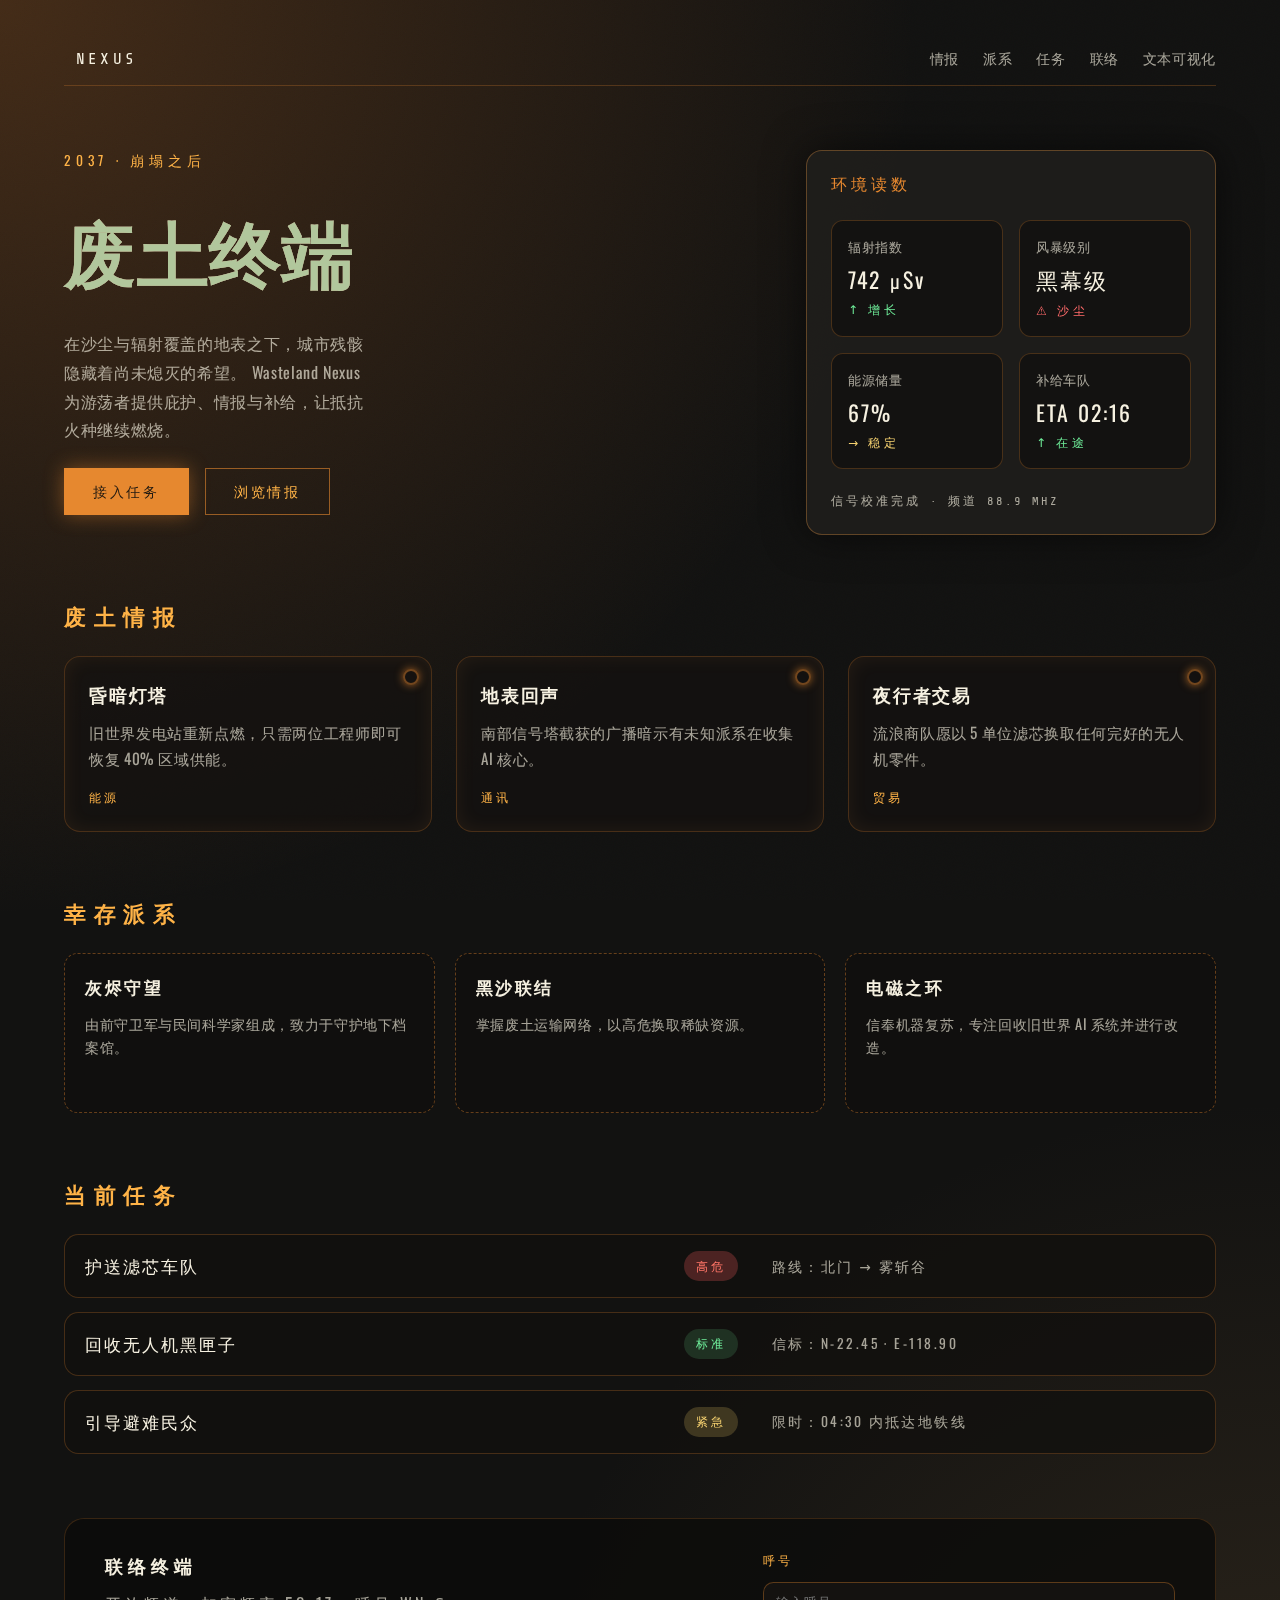
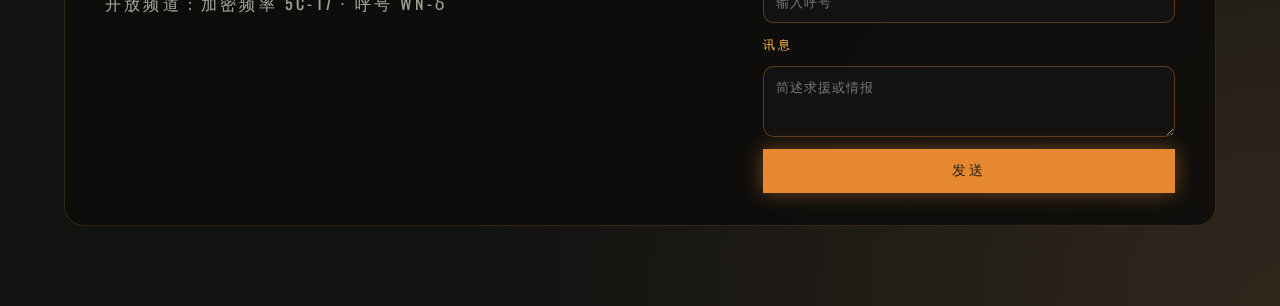
<file: index.html>
<!DOCTYPE html>
<html lang="zh-Hans">
<head>
  <meta charset="UTF-8">
  <meta name="viewport" content="width=device-width, initial-scale=1.0">
  <title>废土终端 · Wasteland Nexus</title>
  <link
    rel="icon"
    type="image/x-icon"
    href="[data-uri]"
  >
  <link rel="stylesheet" href="styles.css">
</head>
<body>
  <div class="scanline"></div>
  <main class="shell">
    <header class="masthead">
      <div class="logo">
        <svg class="logo__icon" viewBox="0 0 64 64" aria-hidden="true">
          <path class="logo__outline" d="M32 6.5L52.5 18v28L32 57.5 11.5 46V18z" />
          <path class="logo__mark" d="M20 20h6l18 24V20h6v24h-6l-18-24v24h-6z" />
        </svg>
        <span class="label">Nexus</span>
      </div>
      <nav class="nav">
        <a href="#intel">情报</a>
        <a href="#factions">派系</a>
        <a href="#missions">任务</a>
        <a href="#contact">联络</a>
        <a href="text-visualizer.html">文本可视化</a>
      </nav>
    </header>

    <section class="hero">
      <div class="hero__copy">
        <p class="kicker">2037 · 崩塌之后</p>
        <h1 class="glitch" data-text="废土终端">废土终端</h1>
        <p class="lede">
          在沙尘与辐射覆盖的地表之下，城市残骸隐藏着尚未熄灭的希望。
          Wasteland Nexus 为游荡者提供庇护、情报与补给，让抵抗火种继续燃烧。
        </p>
        <div class="hero__cta">
          <a class="btn btn--primary" href="#missions">接入任务</a>
          <a class="btn btn--ghost" href="#intel">浏览情报</a>
        </div>
      </div>
      <div class="hero__panel">
        <div class="panel__title">环境读数</div>
        <div class="panel__grid">
          <div class="panel__card">
            <span class="panel__metric">辐射指数</span>
            <span class="panel__value">742 μSv</span>
            <span class="panel__trend trend--rise">↑ 增长</span>
          </div>
          <div class="panel__card">
            <span class="panel__metric">风暴级别</span>
            <span class="panel__value">黑幕级</span>
            <span class="panel__trend trend--alert">⚠ 沙尘</span>
          </div>
          <div class="panel__card">
            <span class="panel__metric">能源储量</span>
            <span class="panel__value">67%</span>
            <span class="panel__trend trend--steady">→ 稳定</span>
          </div>
          <div class="panel__card">
            <span class="panel__metric">补给车队</span>
            <span class="panel__value">ETA 02:16</span>
            <span class="panel__trend trend--rise">↑ 在途</span>
          </div>
        </div>
        <div class="panel__footer">信号校准完成 · 频道 88.9 MHz</div>
      </div>
    </section>

    <section id="intel" class="intel">
      <h2>废土情报</h2>
      <div class="intel__grid">
        <article class="intel__card">
          <h3>昏暗灯塔</h3>
          <p>旧世界发电站重新点燃，只需两位工程师即可恢复 40% 区域供能。</p>
          <span class="intel__tag">能源</span>
        </article>
        <article class="intel__card">
          <h3>地表回声</h3>
          <p>南部信号塔截获的广播暗示有未知派系在收集 AI 核心。</p>
          <span class="intel__tag">通讯</span>
        </article>
        <article class="intel__card">
          <h3>夜行者交易</h3>
          <p>流浪商队愿以 5 单位滤芯换取任何完好的无人机零件。</p>
          <span class="intel__tag">贸易</span>
        </article>
      </div>
    </section>

    <section id="factions" class="factions">
      <h2>幸存派系</h2>
      <div class="factions__list">
        <div class="faction">
          <h3>灰烬守望</h3>
          <p>由前守卫军与民间科学家组成，致力于守护地下档案馆。</p>
        </div>
        <div class="faction">
          <h3>黑沙联结</h3>
          <p>掌握废土运输网络，以高危换取稀缺资源。</p>
        </div>
        <div class="faction">
          <h3>电磁之环</h3>
          <p>信奉机器复苏，专注回收旧世界 AI 系统并进行改造。</p>
        </div>
      </div>
    </section>

    <section id="missions" class="missions">
      <h2>当前任务</h2>
      <ul class="missions__list">
        <li>
          <span class="missions__title">护送滤芯车队</span>
          <span class="missions__status status--critical">高危</span>
          <span class="missions__detail">路线：北门 → 雾斩谷</span>
        </li>
        <li>
          <span class="missions__title">回收无人机黑匣子</span>
          <span class="missions__status status--normal">标准</span>
          <span class="missions__detail">信标：N-22.45 · E-118.90</span>
        </li>
        <li>
          <span class="missions__title">引导避难民众</span>
          <span class="missions__status status--urgent">紧急</span>
          <span class="missions__detail">限时：04:30 内抵达地铁线</span>
        </li>
      </ul>
    </section>

    <footer id="contact" class="footer">
      <div class="footer__comms">
        <h2>联络终端</h2>
        <p>开放频道：加密频率 5C-17 · 呼号 WN-δ</p>
      </div>
      <form class="footer__form">
        <label for="call-sign">呼号</label>
        <input id="call-sign" type="text" placeholder="输入呼号">

        <label for="message">讯息</label>
        <textarea id="message" rows="3" placeholder="简述求援或情报"></textarea>

        <button type="submit" class="btn btn--primary">发送</button>
      </form>
    </footer>
  </main>
</body>
</html>
</file>
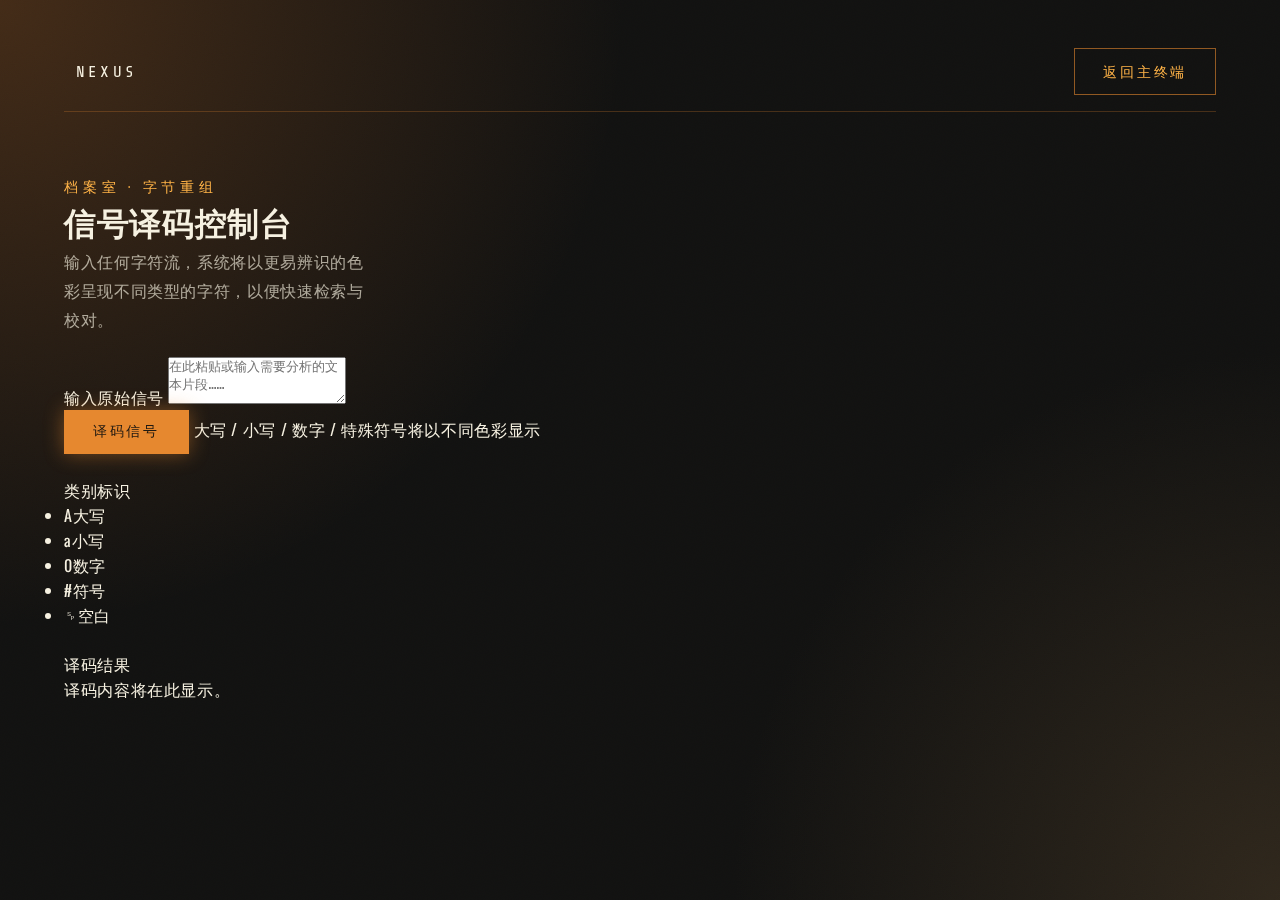
<file: text-visualizer.html>
<!DOCTYPE html>
<html lang="zh-Hans">
<head>
  <meta charset="UTF-8">
  <meta name="viewport" content="width=device-width, initial-scale=1.0">
  <title>信号译码 · Wasteland Nexus</title>
  <link rel="icon" type="image/png" href="Wastland.png">
  <link rel="stylesheet" href="styles.css">
</head>
<body>
  <div class="scanline"></div>
  <main class="shell">
    <header class="masthead">
      <div class="logo">
        <svg class="logo__icon" viewBox="0 0 64 64" aria-hidden="true">
    <path class="logo__outline" d="M32 6.5L52.5 18v28L32 57.5 11.5 46V18z" />
    <path class="logo__mark" d="M20 20h6l18 24V20h6v24h-6l-18-24v24h-6z" />
  </svg>
        <span class="label">Nexus</span>
      </div>
      <a class="btn btn--ghost" href="index.html">返回主终端</a>
    </header>

    <section class="decoder">
      <div class="decoder__header">
        <p class="kicker">档案室 · 字节重组</p>
        <h1>信号译码控制台</h1>
        <p class="lede">输入任何字符流，系统将以更易辨识的色彩呈现不同类型的字符，以便快速检索与校对。</p>
      </div>

      <div class="decoder__console">
        <label class="decoder__label" for="raw-input">输入原始信号</label>
        <textarea
          id="raw-input"
          class="decoder__textarea"
          rows="3"
          placeholder="在此粘贴或输入需要分析的文本片段……"></textarea>
        <div class="decoder__actions">
          <button type="button" id="decode-button" class="btn btn--primary">译码信号</button>
          <span class="decoder__hint">大写 / 小写 / 数字 / 特殊符号将以不同色彩显示</span>
        </div>
      </div>

      <div class="decoder__legend" aria-hidden="true">
        <span class="decoder__legend-title">类别标识</span>
        <ul class="decoder__legend-list">
          <li class="decoder__legend-item"><span class="token token--upper">A</span><span>大写</span></li>
          <li class="decoder__legend-item"><span class="token token--lower">a</span><span>小写</span></li>
          <li class="decoder__legend-item"><span class="token token--digit">0</span><span>数字</span></li>
          <li class="decoder__legend-item"><span class="token token--symbol">#</span><span>符号</span></li>
          <li class="decoder__legend-item"><span class="token token--space">␠</span><span>空白</span></li>
        </ul>
      </div>

      <div class="decoder__output" aria-live="polite">
        <div class="decoder__output-header">译码结果</div>
        <div id="formatted-output" class="decoder__result" tabindex="0"></div>
      </div>
    </section>
  </main>

  <script>
    const input = document.getElementById('raw-input');
    const button = document.getElementById('decode-button');
    const output = document.getElementById('formatted-output');

    const classifyChar = (char) => {
      if (/[A-Z]/.test(char)) return 'token--upper';
      if (/[a-z]/.test(char)) return 'token--lower';
      if (/[0-9]/.test(char)) return 'token--digit';
      if (char.trim() === '') return 'token--space';
      return 'token--symbol';
    };

    const renderFormattedText = (text) => {
      if (!text) {
        output.innerHTML = '<span class="decoder__placeholder">译码内容将在此显示。</span>';
        return;
      }

      const fragments = Array.from(text).map((char) => {
        const tokenClass = classifyChar(char);

        if (char === '\r') {
          return '';
        }

        if (char === '\n') {
          return '<span class="token token--space token--newline" title="换行">↵</span>';
        }

        if (char === '\t') {
          return '<span class="token token--space token--tab" title="制表符">⇥</span>';
        }

        const safeChar =
          char === '<' ? '&lt;' :
          char === '>' ? '&gt;' :
          char === '&' ? '&amp;' :
          char === '"' ? '&quot;' :
          char === "'" ? '&#39;' :
          char === ' ' ? '␠' :
          char;

        return `<span class="token ${tokenClass}">${safeChar}</span>`;
      });

      output.innerHTML = fragments.join('');
    };

    button.addEventListener('click', () => {
      renderFormattedText(input.value);
      output.focus({ preventScroll: true });
    });

    input.addEventListener('input', () => {
      renderFormattedText(input.value);
    });

    renderFormattedText('');
  </script>
</body>
</html>
</file>
<file: styles.css>
@import url('https://fonts.googleapis.com/css2?family=Oswald:wght@400;600&family=Share+Tech+Mono&display=swap');

:root {
  --bg: #121211;
  --bg-alt: #1d1c19;
  --accent: #e6882f;
  --accent-soft: rgba(230, 136, 47, 0.4);
  --accent-strong: #ffb347;
  --text: #f6f1e1;
  --text-muted: rgba(246, 241, 225, 0.66);
  --panel: rgba(32, 31, 28, 0.85);
  --panel-border: rgba(255, 161, 71, 0.3);
  --noise: url('data:image/svg+xml;utf8,<svg xmlns="http://www.w3.org/2000/svg" width="200" height="200"><filter id="n"><feTurbulence type="fractalNoise" baseFrequency="0.9" numOctaves="4" stitchTiles="stitch"/></filter><rect width="200" height="200" filter="url(%23n)" opacity="0.16"/></svg>');
}

* {
  box-sizing: border-box;
  margin: 0;
  padding: 0;
}

body {
  min-height: 100vh;
  background: radial-gradient(circle at top left, rgba(214, 119, 43, 0.25), transparent 40%),
              radial-gradient(circle at bottom right, rgba(103, 80, 50, 0.35), transparent 35%),
              var(--bg);
  color: var(--text);
  font-family: 'Oswald', 'Share Tech Mono', system-ui, sans-serif;
  letter-spacing: 0.04em;
  position: relative;
  overflow-x: hidden;
}

body::before {
  content: '';
  position: fixed;
  inset: 0;
  background-image: var(--noise);
  mix-blend-mode: soft-light;
  pointer-events: none;
  opacity: 0.35;
  z-index: 1;
}

.scanline {
  position: fixed;
  inset: 0;
  background: linear-gradient(to bottom, rgba(0, 0, 0, 0.12) 0%, transparent 2%);
  background-size: 100% 3px;
  pointer-events: none;
  mix-blend-mode: overlay;
  opacity: 0.35;
  z-index: 2;
}

.shell {
  position: relative;
  z-index: 3;
  max-width: 1200px;
  margin: 0 auto;
  padding: 3rem 1.5rem 5rem;
  display: flex;
  flex-direction: column;
  gap: 4rem;
}

.masthead {
  display: flex;
  justify-content: space-between;
  align-items: center;
  gap: 2rem;
  border-bottom: 1px solid rgba(230, 136, 47, 0.25);
  padding-bottom: 1rem;
  text-transform: uppercase;
}

.logo {
  display: flex;
  align-items: center;
  gap: 0.75rem;
  font-family: 'Share Tech Mono', monospace;
  letter-spacing: 0.2em;
}

.logo .glyph {
  display: grid;
  place-items: center;
  width: 2.5rem;
  height: 2.5rem;
  border: 1px solid var(--accent);
  border-radius: 50%;
  box-shadow: 0 0 18px rgba(230, 136, 47, 0.45);
}

.nav {
  display: flex;
  gap: 1.5rem;
  font-size: 0.85rem;
}

.nav a {
  color: var(--text-muted);
  text-decoration: none;
  position: relative;
  transition: color 0.2s ease;
}

.nav a::after {
  content: '';
  position: absolute;
  left: 0;
  bottom: -0.4rem;
  width: 100%;
  height: 2px;
  background: linear-gradient(90deg, transparent, var(--accent), transparent);
  transform: scaleX(0);
  transform-origin: center;
  transition: transform 0.25s ease;
}

.nav a:hover {
  color: var(--text);
}

.nav a:hover::after {
  transform: scaleX(1);
}

.hero {
  display: grid;
  grid-template-columns: minmax(0, 2.2fr) minmax(0, 1.3fr);
  gap: 3rem;
  align-items: stretch;
}

.hero__copy {
  display: flex;
  flex-direction: column;
  gap: 1.5rem;
}

.kicker {
  font-size: 0.85rem;
  text-transform: uppercase;
  color: var(--accent-strong);
  letter-spacing: 0.35em;
}

.glitch {
  font-size: clamp(2.8rem, 7vw, 4.5rem);
  text-transform: uppercase;
  position: relative;
  display: inline-block;
  animation: glitch 3.5s infinite;
}

.glitch::before,
.glitch::after {
  content: attr(data-text);
  position: absolute;
  left: 0;
  top: 0;
  width: 100%;
  clip-path: inset(0);
  opacity: 0.75;
}

.glitch::before {
  color: rgba(255, 120, 47, 0.7);
  animation: glitchTop 2.6s infinite;
}

.glitch::after {
  color: rgba(110, 220, 180, 0.7);
  animation: glitchBottom 2s infinite;
}

@keyframes glitch {
  0%, 100% { transform: translate3d(0,0,0); }
  5% { transform: translate3d(2px, -1px, 0); }
  7% { transform: translate3d(-1px, 2px, 0); }
  9% { transform: translate3d(3px, 1px, 0); }
  12% { transform: translate3d(-2px, -1px, 0); }
}

@keyframes glitchTop {
  0%, 100% { transform: translate(0); clip-path: inset(0 0 40% 0); }
  20% { transform: translate(-4px, -3px); clip-path: inset(0 0 62% 0); }
  40% { transform: translate(4px, 3px); clip-path: inset(0 0 45% 0); }
  60% { transform: translate(-2px, 2px); clip-path: inset(0 0 58% 0); }
  80% { transform: translate(2px, -2px); clip-path: inset(0 0 37% 0); }
}

@keyframes glitchBottom {
  0%, 100% { transform: translate(0); clip-path: inset(60% 0 0 0); }
  20% { transform: translate(2px, 2px); clip-path: inset(35% 0 0 0); }
  40% { transform: translate(-3px, -2px); clip-path: inset(50% 0 0 0); }
  60% { transform: translate(3px, 2px); clip-path: inset(40% 0 0 0); }
  80% { transform: translate(-2px, -1px); clip-path: inset(55% 0 0 0); }
}

.lede {
  color: var(--text-muted);
  line-height: 1.8;
  font-size: 1rem;
  max-width: 38ch;
}

.hero__cta {
  display: flex;
  gap: 1rem;
}

.btn {
  padding: 0.75rem 1.75rem;
  text-transform: uppercase;
  letter-spacing: 0.2em;
  font-size: 0.85rem;
  border: 1px solid var(--accent);
  color: var(--text);
  text-decoration: none;
  transition: background 0.25s ease, color 0.25s ease, box-shadow 0.25s ease;
  position: relative;
  overflow: hidden;
}

.btn::before {
  content: '';
  position: absolute;
  inset: 0;
  background: linear-gradient(120deg, transparent, rgba(230, 136, 47, 0.5), transparent);
  transform: translateX(-100%);
  transition: transform 0.35s ease;
}

.btn:hover::before {
  transform: translateX(100%);
}

.btn--primary {
  background: var(--accent);
  color: #201911;
  box-shadow: 0 0 20px rgba(230, 136, 47, 0.45);
}

.btn--ghost {
  background: transparent;
  border-color: rgba(230, 136, 47, 0.6);
  color: var(--accent-strong);
}

.hero__panel {
  background: var(--panel);
  border: 1px solid var(--panel-border);
  padding: 1.5rem;
  border-radius: 1rem;
  display: flex;
  flex-direction: column;
  gap: 1.5rem;
  box-shadow: 0 0 40px rgba(0, 0, 0, 0.55);
}

.panel__title {
  font-family: 'Share Tech Mono', monospace;
  text-transform: uppercase;
  letter-spacing: 0.25em;
  color: var(--accent);
}

.panel__grid {
  display: grid;
  grid-template-columns: repeat(auto-fit, minmax(160px, 1fr));
  gap: 1rem;
}

.panel__card {
  padding: 1rem;
  background: rgba(18, 18, 17, 0.85);
  border: 1px solid rgba(230, 136, 47, 0.25);
  border-radius: 0.75rem;
  display: flex;
  flex-direction: column;
  gap: 0.35rem;
}

.panel__metric {
  font-size: 0.8rem;
  text-transform: uppercase;
  color: var(--text-muted);
}

.panel__value {
  font-size: 1.35rem;
  letter-spacing: 0.1em;
}

.panel__trend {
  font-size: 0.75rem;
  text-transform: uppercase;
  letter-spacing: 0.3em;
}

.trend--rise {
  color: #6fee9a;
}

.trend--alert {
  color: #ff6a6a;
}

.trend--steady {
  color: #f4d06f;
}

.panel__footer {
  font-family: 'Share Tech Mono', monospace;
  font-size: 0.75rem;
  letter-spacing: 0.25em;
  color: var(--text-muted);
  text-transform: uppercase;
}

section {
  display: flex;
  flex-direction: column;
  gap: 1.5rem;
}

section > h2 {
  text-transform: uppercase;
  letter-spacing: 0.35em;
  font-size: 1.35rem;
  color: var(--accent-strong);
}

.intel__grid {
  display: grid;
  grid-template-columns: repeat(auto-fit, minmax(220px, 1fr));
  gap: 1.5rem;
}

.intel__card {
  background: rgba(20, 18, 16, 0.8);
  border: 1px solid rgba(230, 136, 47, 0.25);
  padding: 1.5rem;
  border-radius: 1rem;
  box-shadow: inset 0 0 20px rgba(255, 162, 74, 0.08);
  position: relative;
}

.intel__card::before {
  content: '';
  position: absolute;
  top: 0.75rem;
  right: 0.75rem;
  width: 12px;
  height: 12px;
  border: 2px solid rgba(230, 136, 47, 0.45);
  border-radius: 50%;
  box-shadow: 0 0 8px rgba(230, 136, 47, 0.7);
}

.intel__card h3 {
  font-size: 1.1rem;
  letter-spacing: 0.1em;
}

.intel__card p {
  font-size: 0.95rem;
  line-height: 1.7;
  color: var(--text-muted);
  margin-top: 0.75rem;
}

.intel__tag {
  display: inline-block;
  margin-top: 1rem;
  font-size: 0.75rem;
  text-transform: uppercase;
  letter-spacing: 0.25em;
  color: var(--accent-strong);
}

.factions__list {
  display: grid;
  grid-template-columns: repeat(auto-fit, minmax(200px, 1fr));
  gap: 1.25rem;
}

.faction {
  padding: 1.25rem;
  border: 1px dashed rgba(230, 136, 47, 0.4);
  border-radius: 0.85rem;
  background: rgba(16, 15, 13, 0.75);
  min-height: 160px;
  display: flex;
  flex-direction: column;
  gap: 0.75rem;
}

.faction h3 {
  font-size: 1.05rem;
  letter-spacing: 0.15em;
}

.faction p {
  font-size: 0.9rem;
  color: var(--text-muted);
  line-height: 1.6;
}

.missions__list {
  list-style: none;
  display: flex;
  flex-direction: column;
  gap: 0.85rem;
}

.missions__list li {
  display: grid;
  grid-template-columns: minmax(0, 2fr) 90px minmax(0, 1.5fr);
  align-items: center;
  gap: 1rem;
  padding: 1rem 1.25rem;
  background: rgba(18, 16, 14, 0.8);
  border: 1px solid rgba(230, 136, 47, 0.25);
  border-radius: 0.9rem;
}

.missions__title {
  font-size: 1.05rem;
  letter-spacing: 0.12em;
}

.missions__status {
  justify-self: center;
  padding: 0.35rem 0.75rem;
  border-radius: 999px;
  font-size: 0.75rem;
  letter-spacing: 0.25em;
  text-transform: uppercase;
}

.status--critical {
  background: rgba(255, 95, 95, 0.25);
  color: #ff7567;
}

.status--urgent {
  background: rgba(244, 208, 111, 0.2);
  color: #f4d06f;
}

.status--normal {
  background: rgba(111, 238, 154, 0.15);
  color: #6fee9a;
}

.missions__detail {
  font-size: 0.85rem;
  color: var(--text-muted);
  letter-spacing: 0.18em;
}

.footer {
  display: grid;
  grid-template-columns: minmax(0, 1.5fr) minmax(0, 1fr);
  gap: 2.5rem;
  padding: 2rem 2.5rem;
  background: rgba(12, 12, 11, 0.85);
  border: 1px solid rgba(230, 136, 47, 0.2);
  border-radius: 1.25rem;
}

.footer__comms h2 {
  font-size: 1.15rem;
  letter-spacing: 0.28em;
  text-transform: uppercase;
}

.footer__comms p {
  margin-top: 0.75rem;
  color: var(--text-muted);
  letter-spacing: 0.2em;
}

.footer__form {
  display: grid;
  gap: 0.75rem;
}

.footer__form label {
  font-size: 0.75rem;
  text-transform: uppercase;
  letter-spacing: 0.25em;
  color: var(--accent-strong);
}

.footer__form input,
.footer__form textarea {
  background: rgba(22, 20, 18, 0.85);
  border: 1px solid rgba(230, 136, 47, 0.35);
  padding: 0.75rem;
  color: var(--text);
  font-family: 'Share Tech Mono', monospace;
  letter-spacing: 0.08em;
  border-radius: 0.65rem;
}

.footer__form input:focus,
.footer__form textarea:focus {
  outline: none;
  border-color: var(--accent);
  box-shadow: 0 0 0 2px rgba(230, 136, 47, 0.25);
}

@media (max-width: 960px) {
  .hero {
    grid-template-columns: 1fr;
  }

  .hero__panel {
    order: -1;
  }

  .masthead {
    flex-direction: column;
    align-items: flex-start;
  }
}

@media (max-width: 720px) {
  .shell {
    padding: 2.5rem 1.25rem 4rem;
  }

  .hero__cta {
    flex-direction: column;
    align-items: flex-start;
  }

  .missions__list li {
    grid-template-columns: 1fr;
    text-align: left;
  }

  .missions__status {
    justify-self: flex-start;
  }

  .footer {
    grid-template-columns: 1fr;
  }
}
</file>
